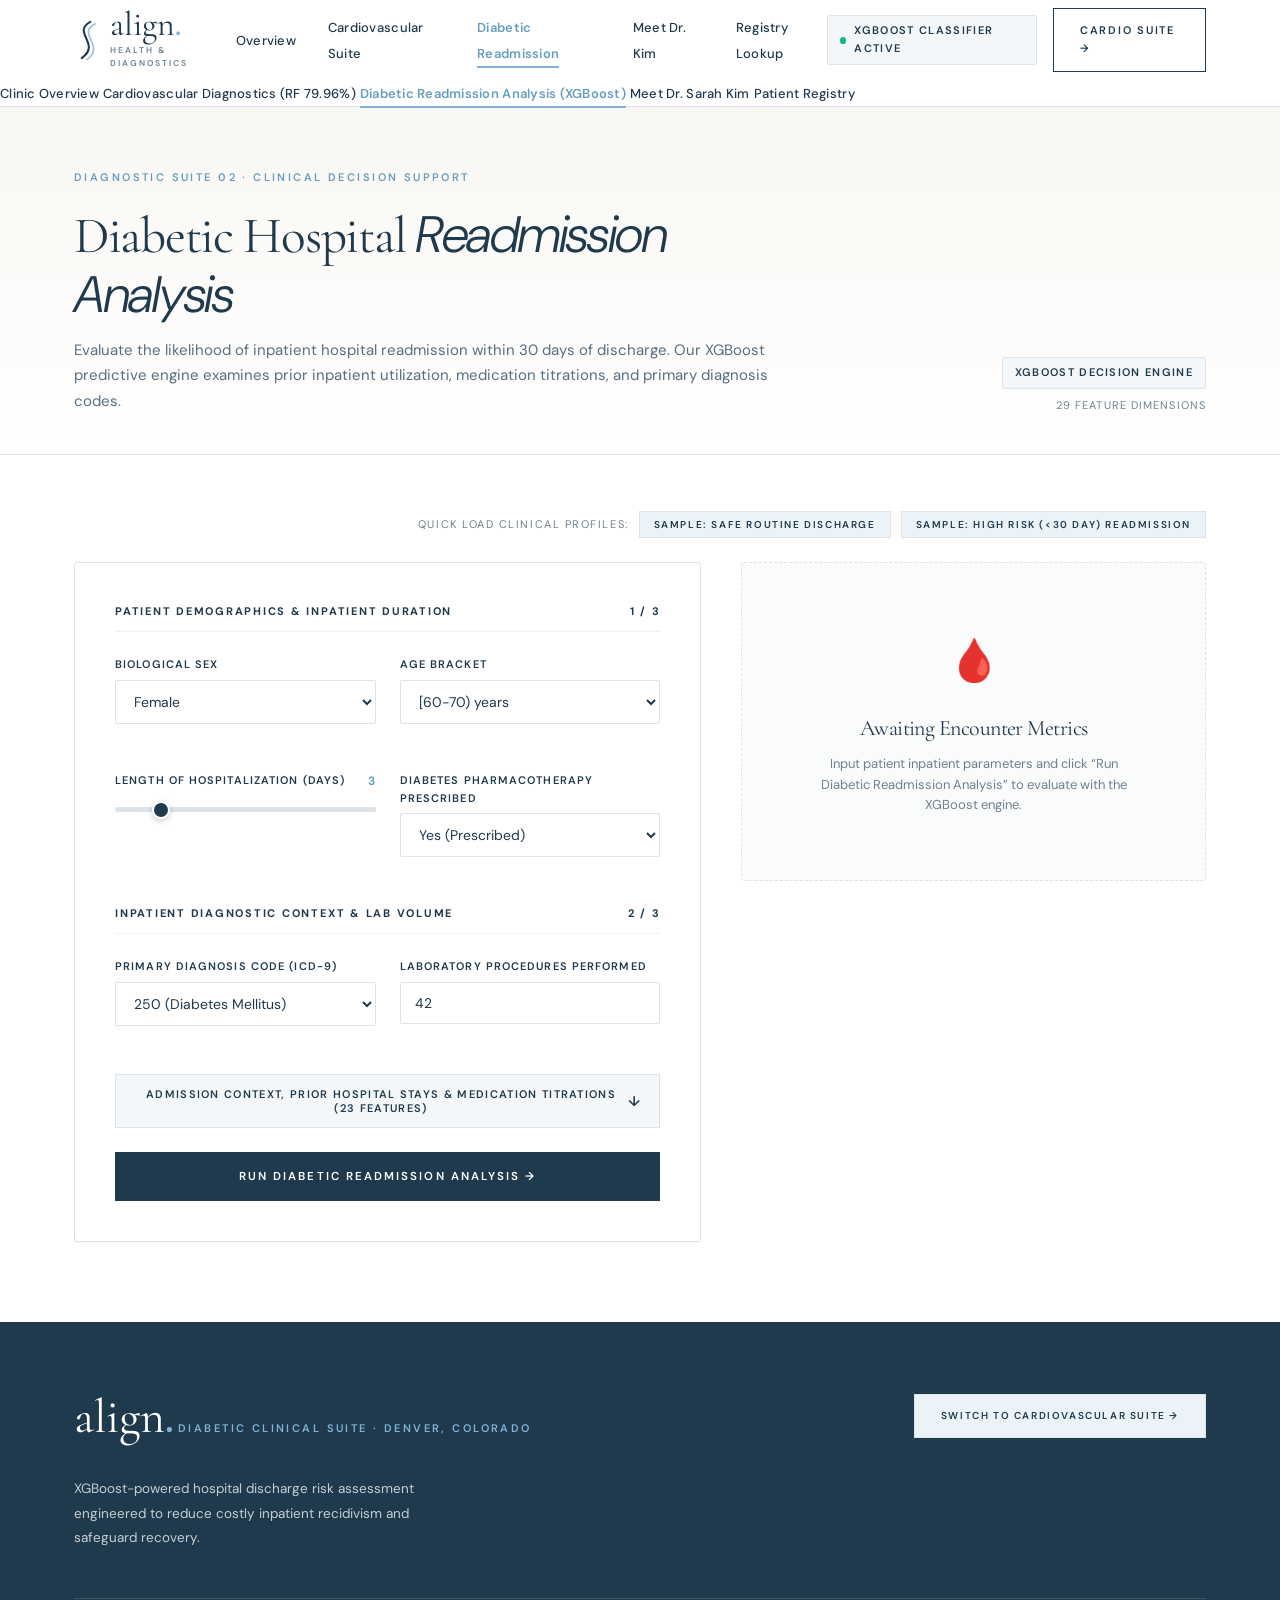
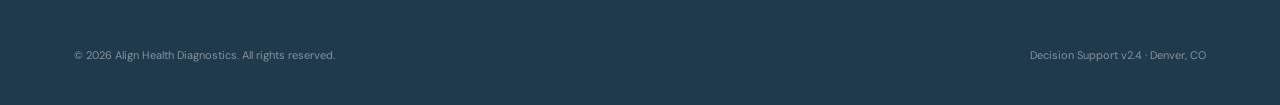
<file: frontend/diabetes.html>
<!DOCTYPE html>
<html lang="en">
<head>
  <meta charset="UTF-8">
  <meta name="viewport" content="width=device-width, initial-scale=1.0">
  <title>Diabetic Readmission Analysis | Align Health</title>
  <meta name="description" content="Predictive inpatient 30-day readmission risk scoring powered by XGBoost gradient boosting decision engine.">
  <link rel="stylesheet" href="css/style.css">
  <link rel="icon" href="data:image/svg+xml,<svg xmlns=%22http://www.w3.org/2000/svg%22 viewBox=%220 0 100 100%22><text y=%22.9em%22 font-size=%2290%22>🩸</text></svg>">
</head>
<body>

  <!-- STICKY SITE HEADER -->
  <header class="site-header" id="siteHeader">
    <div class="align-container nav-rail">
      <a href="index.html" class="brand-wrap">
        <svg class="brand-icon" viewBox="0 0 25 42" fill="none">
          <path d="M17 2C-3 13 29 25 8 40" stroke="#1F3A4D" stroke-width="2.2" stroke-linecap="round"></path>
          <path d="M22 4C2 15 34 27 13 42" stroke="#7FB3D5" stroke-width="1.8" opacity=".8" stroke-linecap="round"></path>
        </svg>
        <div class="brand-text">
          <span class="brand-title">align<span class="brand-dot">.</span></span>
          <span class="brand-subtitle">Health &amp; Diagnostics</span>
        </div>
      </a>

      <nav>
        <ul class="nav-links">
          <li><a href="index.html" class="nav-link">Overview</a></li>
          <li><a href="heart.html" class="nav-link">Cardiovascular Suite</a></li>
          <li><a href="diabetes.html" class="nav-link active">Diabetic Readmission</a></li>
          <li><a href="index.html#clinical-director" class="nav-link">Meet Dr. Kim</a></li>
          <li><a href="index.html#patient-registry" class="nav-link">Registry Lookup</a></li>
        </ul>
      </nav>

      <div class="nav-actions">
        <span class="badge-status">
          <span class="pulse-dot"></span>
          <span>XGBoost Classifier Active</span>
        </span>
        <a href="heart.html" class="btn btn-outline">Cardio Suite &rarr;</a>
        <button class="mobile-nav-toggle" id="mobileNavToggle" aria-label="Toggle navigation menu">
          <span></span>
          <span></span>
          <span></span>
        </button>
      </div>
    </div>

    <!-- Mobile Menu Drawer -->
    <div class="mobile-menu-drawer" id="mobileMenuDrawer">
      <a href="index.html" class="nav-link">Clinic Overview</a>
      <a href="heart.html" class="nav-link">Cardiovascular Diagnostics (RF 79.96%)</a>
      <a href="diabetes.html" class="nav-link active">Diabetic Readmission Analysis (XGBoost)</a>
      <a href="index.html#clinical-director" class="nav-link">Meet Dr. Sarah Kim</a>
      <a href="index.html#patient-registry" class="nav-link">Patient Registry</a>
    </div>
  </header>

  <!-- SUB-HERO BANNER -->
  <section class="sub-hero">
    <div class="align-container">
      <div class="sub-hero-grid">
        <div class="sub-hero-content">
          <span class="eyebrow">Diagnostic Suite 02 &middot; Clinical Decision Support</span>
          <h1 class="sub-hero-title">Diabetic Hospital <span class="italic font-light">Readmission Analysis</span></h1>
          <p class="sub-hero-desc">
            Evaluate the likelihood of inpatient hospital readmission within 30 days of discharge. Our XGBoost predictive engine examines prior inpatient utilization, medication titrations, and primary diagnosis codes.
          </p>
        </div>
        <div class="sub-hero-meta">
          <span class="badge-status">XGBoost Decision Engine</span>
          <span style="font-size: 11px; color: var(--muted-foreground); text-transform: uppercase; letter-spacing: 0.1em;">29 Feature Dimensions</span>
        </div>
      </div>
    </div>
  </section>

  <!-- DIAGNOSTIC EVALUATION WORKSPACE -->
  <main class="diagnostic-container">
    <div class="align-container">
      
      <!-- Preset Demo Buttons -->
      <div style="display: flex; justify-content: flex-end; gap: 10px; margin-bottom: 1.5rem; flex-wrap: wrap;">
        <span style="font-size: 11px; text-transform: uppercase; letter-spacing: 0.14em; color: var(--muted-foreground); align-self: center;">Quick Load Clinical Profiles:</span>
        <button type="button" class="btn btn-sky" style="padding: 6px 14px; font-size: 10px;" onclick="loadPresetDiabetes('routine')">
          Sample: Safe Routine Discharge
        </button>
        <button type="button" class="btn btn-sky" style="padding: 6px 14px; font-size: 10px;" onclick="loadPresetDiabetes('rapid')">
          Sample: High Risk (&lt;30 Day) Readmission
        </button>
      </div>

      <div class="diagnostic-layout">
        
        <!-- FORM WORKSPACE -->
        <div class="form-card">
          <form id="diabetesForm" onsubmit="handleDiabetesSubmit(event)">
            
            <!-- SECTION 1: DEMOGRAPHICS & HOSPITALIZATION -->
            <div class="form-group-title">
              <span>Patient Demographics &amp; Inpatient Duration</span>
              <span>1 / 3</span>
            </div>

            <div class="form-grid-2">
              <div class="form-control-wrap">
                <label class="form-label" for="diabGender">Biological Sex</label>
                <select class="form-select" id="diabGender" required>
                  <option value="Female" selected>Female</option>
                  <option value="Male">Male</option>
                </select>
              </div>

              <div class="form-control-wrap">
                <label class="form-label" for="diabAge">Age Bracket</label>
                <select class="form-select" id="diabAge" required>
                  <option value="[0-10)">[0-10) years</option>
                  <option value="[10-20)">[10-20) years</option>
                  <option value="[20-30)">[20-30) years</option>
                  <option value="[30-40)">[30-40) years</option>
                  <option value="[40-50)">[40-50) years</option>
                  <option value="[50-60)">[50-60) years</option>
                  <option value="[60-70)" selected>[60-70) years</option>
                  <option value="[70-80)">[70-80) years</option>
                  <option value="[80-90)">[80-90) years</option>
                  <option value="[90-100)">[90-100) years</option>
                </select>
              </div>
            </div>

            <div class="form-grid-2">
              <div class="form-control-wrap">
                <label class="form-label" for="diabHospitalDays">
                  <span>Length of Hospitalization (Days)</span>
                  <span class="form-value-badge" id="diabHospitalDaysVal">3</span>
                </label>
                <input type="range" class="form-range" id="diabHospitalDays" min="1" max="14" value="3" oninput="updateRangeVal('diabHospitalDays', 'diabHospitalDaysVal')">
              </div>

              <div class="form-control-wrap">
                <label class="form-label" for="diabMed">Diabetes Pharmacotherapy Prescribed</label>
                <select class="form-select" id="diabMed" required>
                  <option value="Yes" selected>Yes (Prescribed)</option>
                  <option value="No">No (Not Prescribed)</option>
                </select>
              </div>
            </div>

            <!-- SECTION 2: PROCEDURES & PRIMARY DIAGNOSIS -->
            <div class="form-group-title" style="margin-top: 1.5rem;">
              <span>Inpatient Diagnostic Context &amp; Lab Volume</span>
              <span>2 / 3</span>
            </div>

            <div class="form-grid-2">
              <div class="form-control-wrap">
                <label class="form-label" for="diabDiag1">Primary Diagnosis Code (ICD-9)</label>
                <select class="form-select" id="diabDiag1">
                  <option value="250" selected>250 (Diabetes Mellitus)</option>
                  <option value="414">414 (Coronary Atherosclerosis)</option>
                  <option value="428">428 (Congestive Heart Failure)</option>
                  <option value="486">486 (Pneumonia)</option>
                  <option value="427">427 (Cardiac Dysrhythmias)</option>
                  <option value="786">786 (Respiratory Abnormalities)</option>
                  <option value="401">401 (Essential Hypertension)</option>
                </select>
              </div>

              <div class="form-control-wrap">
                <label class="form-label" for="diabLabProcedures">Laboratory Procedures Performed</label>
                <input type="number" class="form-input" id="diabLabProcedures" min="1" max="130" value="42" required>
              </div>
            </div>

            <!-- SECTION 3: COLLAPSIBLE ADVANCED FEATURES -->
            <button type="button" class="collapsible-trigger" id="diabAdvancedTrigger" onclick="toggleAdvancedDiabetes()">
              <span>Admission Context, Prior Hospital Stays &amp; Medication Titrations (23 Features)</span>
              <span class="chevron">&darr;</span>
            </button>

            <div class="collapsible-content" id="diabAdvancedContent">
              
              <div class="form-grid-2">
                <div class="form-control-wrap">
                  <label class="form-label" for="diabRace">Ethnicity / Demographic Group</label>
                  <select class="form-select" id="diabRace">
                    <option value="Caucasian" selected>Caucasian</option>
                    <option value="AfricanAmerican">African American</option>
                    <option value="Asian">Asian</option>
                    <option value="Other">Other</option>
                  </select>
                </div>

                <div class="form-control-wrap">
                  <label class="form-label" for="diabAdmissionType">Admission Type</label>
                  <select class="form-select" id="diabAdmissionType">
                    <option value="1" selected>1 - Emergency</option>
                    <option value="2">2 - Urgent</option>
                    <option value="3">3 - Elective</option>
                    <option value="4">4 - Newborn</option>
                    <option value="5">5 - Trauma Center</option>
                  </select>
                </div>
              </div>

              <div class="form-grid-2">
                <div class="form-control-wrap">
                  <label class="form-label" for="diabAdmissionSrc">Admission Source ID</label>
                  <select class="form-select" id="diabAdmissionSrc">
                    <option value="7" selected>7 - Emergency Room</option>
                    <option value="1">1 - Physician Referral</option>
                    <option value="4">4 - Transfer from Hospital</option>
                    <option value="6">6 - Transfer from Facility</option>
                    <option value="17">17 - Readmission</option>
                  </select>
                </div>

                <div class="form-control-wrap">
                  <label class="form-label" for="diabDischargeDisp">Discharge Disposition</label>
                  <select class="form-select" id="diabDischargeDisp">
                    <option value="1" selected>1 - Discharged to Home</option>
                    <option value="3">3 - Skilled Nursing Facility (SNF)</option>
                    <option value="6">6 - Home Health Service</option>
                    <option value="2">2 - Short-term General Hospital</option>
                    <option value="4">4 - Intermediate Care Facility (ICF)</option>
                  </select>
                </div>
              </div>

              <div class="form-grid-2">
                <div class="form-control-wrap">
                  <label class="form-label" for="diabOutpatient">Prior Year Outpatient Visits</label>
                  <input type="number" class="form-input" id="diabOutpatient" min="0" max="40" value="0">
                </div>

                <div class="form-control-wrap">
                  <label class="form-label" for="diabEmergency">Prior Year Emergency Visits</label>
                  <input type="number" class="form-input" id="diabEmergency" min="0" max="40" value="0">
                </div>
              </div>

              <div class="form-grid-2">
                <div class="form-control-wrap">
                  <label class="form-label" for="diabInpatient">Prior Year Inpatient Admissions</label>
                  <input type="number" class="form-input" id="diabInpatient" min="0" max="30" value="0">
                </div>

                <div class="form-control-wrap">
                  <label class="form-label" for="diabProcedures">Number of Inpatient Procedures</label>
                  <input type="number" class="form-input" id="diabProcedures" min="0" max="6" value="1">
                </div>
              </div>

              <div class="form-grid-2">
                <div class="form-control-wrap">
                  <label class="form-label" for="diabMedications">Distinct Medications Administered</label>
                  <input type="number" class="form-input" id="diabMedications" min="1" max="100" value="16">
                </div>

                <div class="form-control-wrap">
                  <label class="form-label" for="diabDiagnoses">Total Diagnoses Recorded</label>
                  <input type="number" class="form-input" id="diabDiagnoses" min="3" max="16" value="7">
                </div>
              </div>

              <div class="form-grid-2">
                <div class="form-control-wrap">
                  <label class="form-label" for="diabDiag2">Secondary Diagnosis (ICD-9)</label>
                  <select class="form-select" id="diabDiag2">
                    <option value="250" selected>250 (Diabetes Mellitus)</option>
                    <option value="401">401 (Hypertension)</option>
                    <option value="428">428 (Heart Failure)</option>
                    <option value="272">272 (Disorders of Lipoid Metabolism)</option>
                  </select>
                </div>

                <div class="form-control-wrap">
                  <label class="form-label" for="diabDiag3">Tertiary Diagnosis (ICD-9)</label>
                  <select class="form-select" id="diabDiag3">
                    <option value="250" selected>250 (Diabetes Mellitus)</option>
                    <option value="401">401 (Hypertension)</option>
                    <option value="428">428 (Heart Failure)</option>
                    <option value="272">272 (Hyperlipidemia)</option>
                  </select>
                </div>
              </div>

              <div class="form-group-title" style="margin-top: 1.5rem;">
                <span>Specific Antidiabetic Medication Titrations</span>
              </div>

              <div class="form-grid-2">
                <div class="form-control-wrap">
                  <label class="form-label" for="diabMetformin">Metformin Titration</label>
                  <select class="form-select" id="diabMetformin">
                    <option value="No" selected>No (Not Prescribed)</option>
                    <option value="Steady">Steady Dose</option>
                    <option value="Up">Up (Dose Increased)</option>
                    <option value="Down">Down (Dose Decreased)</option>
                  </select>
                </div>

                <div class="form-control-wrap">
                  <label class="form-label" for="diabGlipizide">Glipizide Dosing</label>
                  <select class="form-select" id="diabGlipizide">
                    <option value="No" selected>No</option>
                    <option value="Steady">Steady</option>
                    <option value="Up">Up</option>
                    <option value="Down">Down</option>
                  </select>
                </div>
              </div>

              <div class="form-grid-2">
                <div class="form-control-wrap">
                  <label class="form-label" for="diabGlyburide">Glyburide Dosing</label>
                  <select class="form-select" id="diabGlyburide">
                    <option value="No" selected>No</option>
                    <option value="Steady">Steady</option>
                    <option value="Up">Up</option>
                    <option value="Down">Down</option>
                  </select>
                </div>

                <div class="form-control-wrap">
                  <label class="form-label" for="diabGlimepiride">Glimepiride Dosing</label>
                  <select class="form-select" id="diabGlimepiride">
                    <option value="No" selected>No</option>
                    <option value="Steady">Steady</option>
                    <option value="Up">Up</option>
                    <option value="Down">Down</option>
                  </select>
                </div>
              </div>

              <div class="form-grid-2">
                <div class="form-control-wrap">
                  <label class="form-label" for="diabPioglitazone">Pioglitazone</label>
                  <select class="form-select" id="diabPioglitazone">
                    <option value="No" selected>No</option>
                    <option value="Steady">Steady</option>
                    <option value="Up">Up</option>
                    <option value="Down">Down</option>
                  </select>
                </div>

                <div class="form-control-wrap">
                  <label class="form-label" for="diabRosiglitazone">Rosiglitazone</label>
                  <select class="form-select" id="diabRosiglitazone">
                    <option value="No" selected>No</option>
                    <option value="Steady">Steady</option>
                    <option value="Up">Up</option>
                    <option value="Down">Down</option>
                  </select>
                </div>
              </div>

            </div>

            <!-- SUBMIT BUTTON -->
            <button type="submit" class="btn-submit-eval" id="diabetesSubmitBtn">
              <span class="spinner" id="diabetesSpinner"></span>
              <span id="diabetesBtnText">Run Diabetic Readmission Analysis &rarr;</span>
            </button>
          </form>
        </div>

        <!-- RESULTS STICKY PANEL -->
        <aside class="results-panel">
          
          <!-- INITIAL PLACEHOLDER STATE -->
          <div class="result-placeholder" id="diabetesPlaceholder">
            <div class="placeholder-icon">🩸</div>
            <h3 class="placeholder-title">Awaiting Encounter Metrics</h3>
            <p class="placeholder-desc">
              Input patient inpatient parameters and click &ldquo;Run Diabetic Readmission Analysis&rdquo; to evaluate with the XGBoost engine.
            </p>
          </div>

          <!-- EVALUATED RESULT CARD (HIDDEN INITIALLY) -->
          <div class="result-card fade-in" id="diabetesResultCard" style="display: none;">
            <p class="result-eyebrow">Predictive Analytics Result</p>
            <h3 class="result-status-title" id="diabStatusTitle">Low Risk: Routine Discharge</h3>

            <!-- METER 1: RAPID <30 DAYS -->
            <div class="meter-wrap">
              <div class="meter-header">
                <span style="color: var(--danger);">Rapid 30-Day Readmission (&lt;30 days)</span>
                <strong id="diabProbLess30Text">0.0%</strong>
              </div>
              <div class="meter-track">
                <div class="meter-fill danger" id="diabMeterLess30"></div>
              </div>
            </div>

            <!-- METER 2: LATE >30 DAYS -->
            <div class="meter-wrap">
              <div class="meter-header">
                <span style="color: var(--warning);">Late Readmission Risk (&gt;30 days)</span>
                <strong id="diabProbMore30Text">0.0%</strong>
              </div>
              <div class="meter-track">
                <div class="meter-fill warning" id="diabMeterMore30"></div>
              </div>
            </div>

            <!-- METER 3: SAFE DISCHARGE -->
            <div class="meter-wrap">
              <div class="meter-header">
                <span style="color: var(--success);">Safe Discharge Probability (No Readmission)</span>
                <strong id="diabProbNoText">0.0%</strong>
              </div>
              <div class="meter-track">
                <div class="meter-fill success" id="diabMeterNo"></div>
              </div>
            </div>

            <p class="result-desc" id="diabClinicalDesc"></p>

            <div class="recommendations-box">
              <h4 class="recs-title">Discharge Care Protocol Recommendations</h4>
              <div id="diabRecsList"></div>
            </div>
          </div>
        </aside>

      </div>
    </div>
  </main>

  <!-- RICH NAVY FOOTER -->
  <footer class="site-footer">
    <div class="align-container">
      <div class="footer-top">
        <div>
          <span class="footer-brand-title">align<span style="color: var(--sky);">.</span></span>
          <p class="eyebrow" style="color: var(--sky); margin-top: 6px;">Diabetic Clinical Suite &middot; Denver, Colorado</p>
          <p class="footer-desc">
            XGBoost-powered hospital discharge risk assessment engineered to reduce costly inpatient recidivism and safeguard recovery.
          </p>
        </div>
        <div>
          <a href="heart.html" class="btn btn-sky" style="font-size: 10px;">Switch to Cardiovascular Suite &rarr;</a>
        </div>
      </div>
      <div class="footer-bottom">
        <span>&copy; 2026 Align Health Diagnostics. All rights reserved.</span>
        <span>Decision Support v2.4 &middot; Denver, CO</span>
      </div>
    </div>
  </footer>

  <div class="toast-container" id="toastContainer"></div>

  <script src="js/main.js"></script>
  <script src="js/diabetes.js"></script>
</body>
</html>
</file>
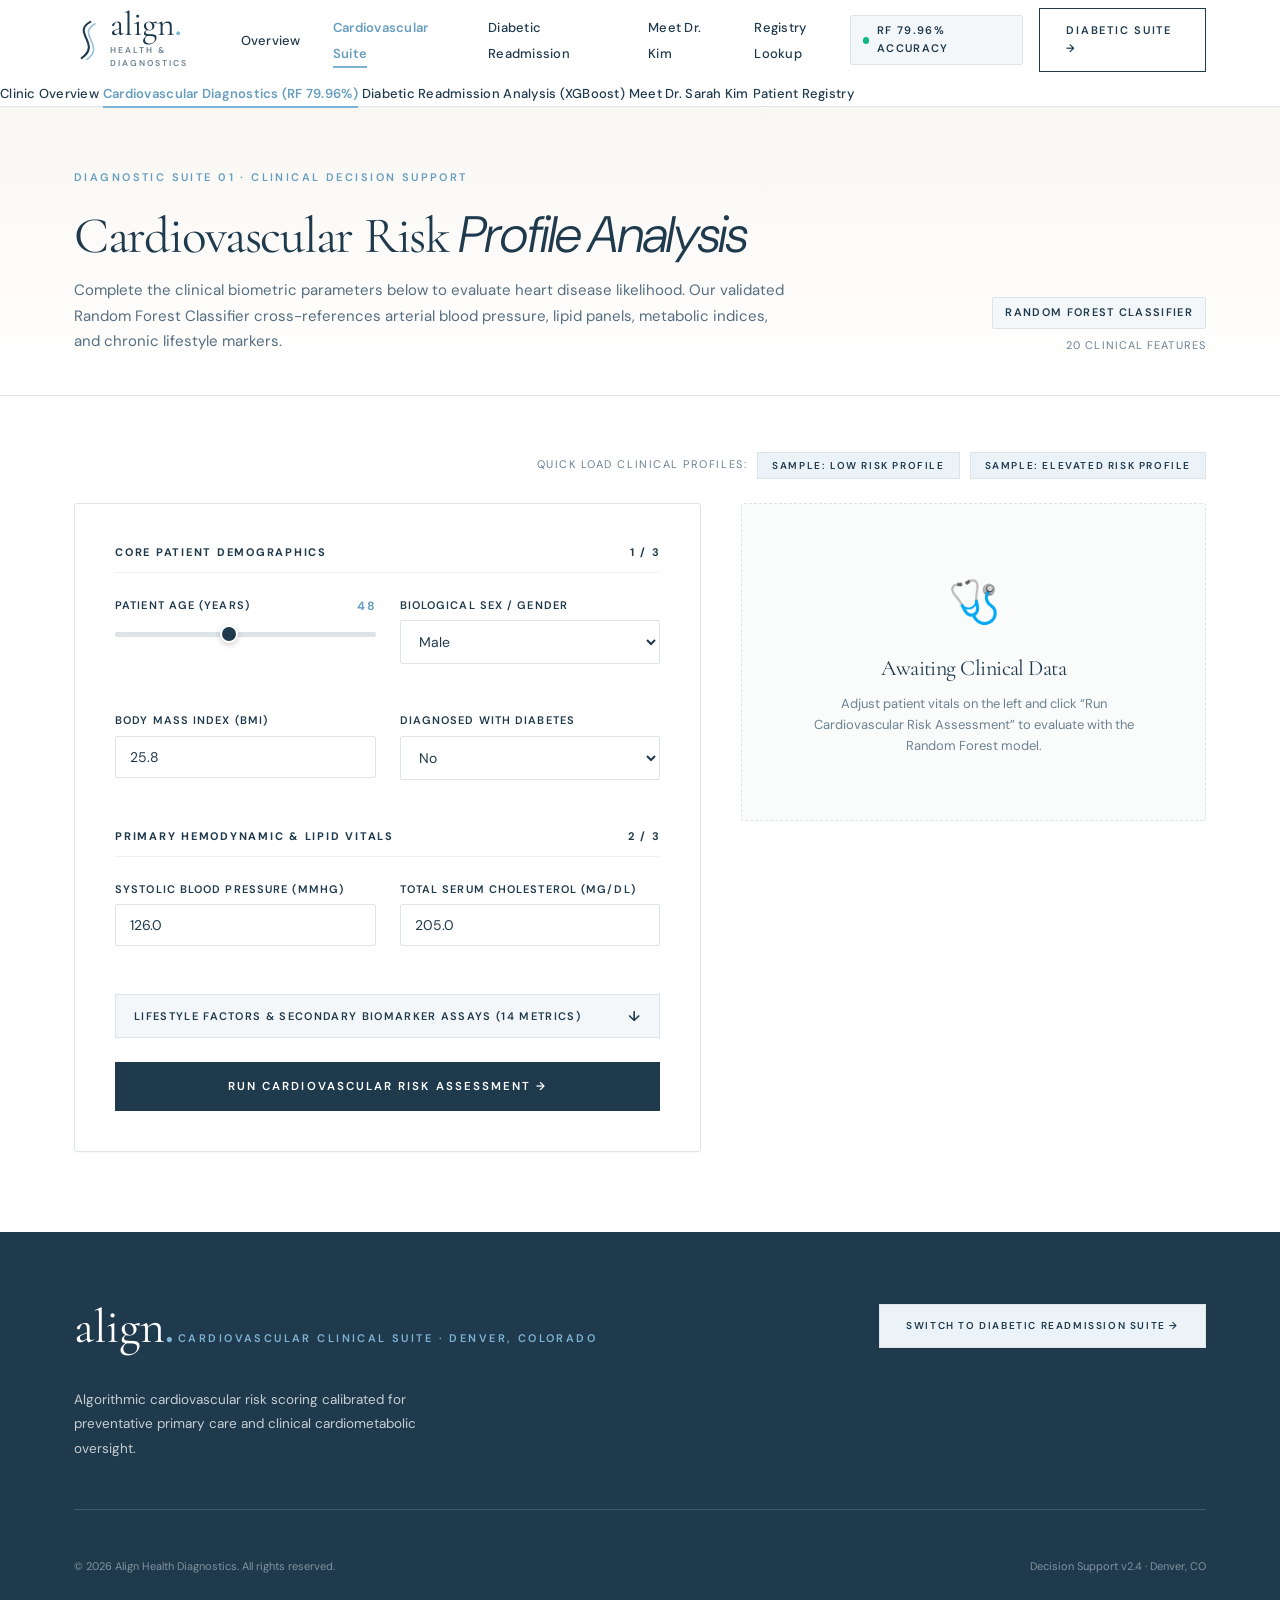
<file: frontend/heart.html>
<!DOCTYPE html>
<html lang="en">
<head>
  <meta charset="UTF-8">
  <meta name="viewport" content="width=device-width, initial-scale=1.0">
  <title>Cardiovascular Diagnostics | Align Health</title>
  <meta name="description" content="Cardiovascular risk factor prediction powered by clinically-calibrated Random Forest machine learning models.">
  <link rel="stylesheet" href="css/style.css">
  <link rel="icon" href="data:image/svg+xml,<svg xmlns=%22http://www.w3.org/2000/svg%22 viewBox=%220 0 100 100%22><text y=%22.9em%22 font-size=%2290%22>❤️</text></svg>">
</head>
<body>

  <!-- STICKY SITE HEADER -->
  <header class="site-header" id="siteHeader">
    <div class="align-container nav-rail">
      <a href="index.html" class="brand-wrap">
        <svg class="brand-icon" viewBox="0 0 25 42" fill="none">
          <path d="M17 2C-3 13 29 25 8 40" stroke="#1F3A4D" stroke-width="2.2" stroke-linecap="round"></path>
          <path d="M22 4C2 15 34 27 13 42" stroke="#7FB3D5" stroke-width="1.8" opacity=".8" stroke-linecap="round"></path>
        </svg>
        <div class="brand-text">
          <span class="brand-title">align<span class="brand-dot">.</span></span>
          <span class="brand-subtitle">Health &amp; Diagnostics</span>
        </div>
      </a>

      <nav>
        <ul class="nav-links">
          <li><a href="index.html" class="nav-link">Overview</a></li>
          <li><a href="heart.html" class="nav-link active">Cardiovascular Suite</a></li>
          <li><a href="diabetes.html" class="nav-link">Diabetic Readmission</a></li>
          <li><a href="index.html#clinical-director" class="nav-link">Meet Dr. Kim</a></li>
          <li><a href="index.html#patient-registry" class="nav-link">Registry Lookup</a></li>
        </ul>
      </nav>

      <div class="nav-actions">
        <span class="badge-status">
          <span class="pulse-dot"></span>
          <span>RF 79.96% Accuracy</span>
        </span>
        <a href="diabetes.html" class="btn btn-outline">Diabetic Suite &rarr;</a>
        <button class="mobile-nav-toggle" id="mobileNavToggle" aria-label="Toggle navigation menu">
          <span></span>
          <span></span>
          <span></span>
        </button>
      </div>
    </div>

    <!-- Mobile Menu Drawer -->
    <div class="mobile-menu-drawer" id="mobileMenuDrawer">
      <a href="index.html" class="nav-link">Clinic Overview</a>
      <a href="heart.html" class="nav-link active">Cardiovascular Diagnostics (RF 79.96%)</a>
      <a href="diabetes.html" class="nav-link">Diabetic Readmission Analysis (XGBoost)</a>
      <a href="index.html#clinical-director" class="nav-link">Meet Dr. Sarah Kim</a>
      <a href="index.html#patient-registry" class="nav-link">Patient Registry</a>
    </div>
  </header>

  <!-- SUB-HERO BANNER -->
  <section class="sub-hero">
    <div class="align-container">
      <div class="sub-hero-grid">
        <div class="sub-hero-content">
          <span class="eyebrow">Diagnostic Suite 01 &middot; Clinical Decision Support</span>
          <h1 class="sub-hero-title">Cardiovascular Risk <span class="italic font-light">Profile Analysis</span></h1>
          <p class="sub-hero-desc">
            Complete the clinical biometric parameters below to evaluate heart disease likelihood. Our validated Random Forest Classifier cross-references arterial blood pressure, lipid panels, metabolic indices, and chronic lifestyle markers.
          </p>
        </div>
        <div class="sub-hero-meta">
          <span class="badge-status">Random Forest Classifier</span>
          <span style="font-size: 11px; color: var(--muted-foreground); text-transform: uppercase; letter-spacing: 0.1em;">20 Clinical Features</span>
        </div>
      </div>
    </div>
  </section>

  <!-- DIAGNOSTIC EVALUATION WORKSPACE -->
  <main class="diagnostic-container">
    <div class="align-container">
      
      <!-- Preset Demo Buttons -->
      <div style="display: flex; justify-content: flex-end; gap: 10px; margin-bottom: 1.5rem; flex-wrap: wrap;">
        <span style="font-size: 11px; text-transform: uppercase; letter-spacing: 0.14em; color: var(--muted-foreground); align-self: center;">Quick Load Clinical Profiles:</span>
        <button type="button" class="btn btn-sky" style="padding: 6px 14px; font-size: 10px;" onclick="loadPresetHeart('healthy')">
          Sample: Low Risk Profile
        </button>
        <button type="button" class="btn btn-sky" style="padding: 6px 14px; font-size: 10px;" onclick="loadPresetHeart('elevated')">
          Sample: Elevated Risk Profile
        </button>
      </div>

      <div class="diagnostic-layout">
        
        <!-- FORM WORKSPACE -->
        <div class="form-card">
          <form id="heartForm" onsubmit="handleHeartSubmit(event)">
            
            <!-- SECTION 1: CORE DEMOGRAPHICS -->
            <div class="form-group-title">
              <span>Core Patient Demographics</span>
              <span>1 / 3</span>
            </div>

            <div class="form-grid-2">
              <div class="form-control-wrap">
                <label class="form-label" for="heartAge">
                  <span>Patient Age (Years)</span>
                  <span class="form-value-badge" id="heartAgeVal">48</span>
                </label>
                <input type="range" class="form-range" id="heartAge" min="1" max="110" value="48" oninput="updateRangeVal('heartAge', 'heartAgeVal')">
              </div>

              <div class="form-control-wrap">
                <label class="form-label" for="heartGender">Biological Sex / Gender</label>
                <select class="form-select" id="heartGender" required>
                  <option value="Male" selected>Male</option>
                  <option value="Female">Female</option>
                </select>
              </div>
            </div>

            <div class="form-grid-2">
              <div class="form-control-wrap">
                <label class="form-label" for="heartBmi">Body Mass Index (BMI)</label>
                <input type="number" class="form-input" id="heartBmi" min="10.0" max="65.0" step="0.1" value="25.8" required>
              </div>

              <div class="form-control-wrap">
                <label class="form-label" for="heartDiabetes">Diagnosed with Diabetes</label>
                <select class="form-select" id="heartDiabetes" required>
                  <option value="No" selected>No</option>
                  <option value="Yes">Yes</option>
                </select>
              </div>
            </div>

            <!-- SECTION 2: PRIMARY HEMODYNAMIC VITALS -->
            <div class="form-group-title" style="margin-top: 1.5rem;">
              <span>Primary Hemodynamic &amp; Lipid Vitals</span>
              <span>2 / 3</span>
            </div>

            <div class="form-grid-2">
              <div class="form-control-wrap">
                <label class="form-label" for="heartBp">Systolic Blood Pressure (mmHg)</label>
                <input type="number" class="form-input" id="heartBp" min="70.0" max="250.0" step="1.0" value="126.0" required>
              </div>

              <div class="form-control-wrap">
                <label class="form-label" for="heartChol">Total Serum Cholesterol (mg/dL)</label>
                <input type="number" class="form-input" id="heartChol" min="80.0" max="500.0" step="1.0" value="205.0" required>
              </div>
            </div>

            <!-- SECTION 3: COLLAPSIBLE ADVANCED BIOMARKERS -->
            <button type="button" class="collapsible-trigger" id="heartAdvancedTrigger" onclick="toggleAdvancedHeart()">
              <span>Lifestyle Factors &amp; Secondary Biomarker Assays (14 Metrics)</span>
              <span class="chevron">&darr;</span>
            </button>

            <div class="collapsible-content" id="heartAdvancedContent">
              <div class="form-grid-2">
                <div class="form-control-wrap">
                  <label class="form-label" for="heartSleep">
                    <span>Average Nightly Sleep (Hours)</span>
                    <span class="form-value-badge" id="heartSleepVal">7.0</span>
                  </label>
                  <input type="range" class="form-range" id="heartSleep" min="2.0" max="14.0" step="0.5" value="7.0" oninput="updateRangeVal('heartSleep', 'heartSleepVal')">
                </div>

                <div class="form-control-wrap">
                  <label class="form-label" for="heartExercise">Physical Exercise Habits</label>
                  <select class="form-select" id="heartExercise">
                    <option value="Low">Low (&lt;60 min/wk)</option>
                    <option value="Medium" selected>Medium (60-150 min/wk)</option>
                    <option value="High">High (&gt;150 min/wk)</option>
                  </select>
                </div>
              </div>

              <div class="form-grid-2">
                <div class="form-control-wrap">
                  <label class="form-label" for="heartSmoking">Active Tobacco Smoking</label>
                  <select class="form-select" id="heartSmoking">
                    <option value="No" selected>No</option>
                    <option value="Yes">Yes</option>
                  </select>
                </div>

                <div class="form-control-wrap">
                  <label class="form-label" for="heartAlcohol">Alcohol Consumption</label>
                  <select class="form-select" id="heartAlcohol">
                    <option value="0">None / Minimal</option>
                    <option value="Low" selected>Low</option>
                    <option value="Medium">Medium</option>
                    <option value="High">High</option>
                  </select>
                </div>
              </div>

              <div class="form-grid-2">
                <div class="form-control-wrap">
                  <label class="form-label" for="heartStress">Self-Reported Stress Level</label>
                  <select class="form-select" id="heartStress">
                    <option value="Low">Low</option>
                    <option value="Medium" selected>Medium</option>
                    <option value="High">High</option>
                  </select>
                </div>

                <div class="form-control-wrap">
                  <label class="form-label" for="heartSugar">Refined Sugar Intake</label>
                  <select class="form-select" id="heartSugar">
                    <option value="Low">Low</option>
                    <option value="Medium" selected>Medium</option>
                    <option value="High">High</option>
                  </select>
                </div>
              </div>

              <div class="form-grid-2">
                <div class="form-control-wrap">
                  <label class="form-label" for="heartTrig">Serum Triglycerides (mg/dL)</label>
                  <input type="number" class="form-input" id="heartTrig" min="40" max="600" value="150">
                </div>

                <div class="form-control-wrap">
                  <label class="form-label" for="heartFbs">Fasting Blood Sugar (mg/dL)</label>
                  <input type="number" class="form-input" id="heartFbs" min="40" max="300" value="96">
                </div>
              </div>

              <div class="form-grid-2">
                <div class="form-control-wrap">
                  <label class="form-label" for="heartCrp">C-Reactive Protein (CRP) (mg/L)</label>
                  <input type="number" class="form-input" id="heartCrp" min="0.0" max="30.0" step="0.1" value="1.4">
                </div>

                <div class="form-control-wrap">
                  <label class="form-label" for="heartHomo">Homocysteine Level (&micro;mol/L)</label>
                  <input type="number" class="form-input" id="heartHomo" min="2.0" max="60.0" step="0.1" value="10.2">
                </div>
              </div>

              <div class="form-grid-2">
                <div class="form-control-wrap">
                  <label class="form-label" for="heartFamily">Family History of CVD</label>
                  <select class="form-select" id="heartFamily">
                    <option value="No" selected>No</option>
                    <option value="Yes">Yes</option>
                  </select>
                </div>

                <div class="form-control-wrap">
                  <label class="form-label" for="heartHbp">Hypertension Diagnosis History</label>
                  <select class="form-select" id="heartHbp">
                    <option value="No" selected>No</option>
                    <option value="Yes">Yes</option>
                  </select>
                </div>
              </div>

              <div class="form-grid-2">
                <div class="form-control-wrap">
                  <label class="form-label" for="heartHdl">Suboptimal Low HDL Cholesterol</label>
                  <select class="form-select" id="heartHdl">
                    <option value="No" selected>No</option>
                    <option value="Yes">Yes</option>
                  </select>
                </div>

                <div class="form-control-wrap">
                  <label class="form-label" for="heartLdl">Elevated High LDL Cholesterol</label>
                  <select class="form-select" id="heartLdl">
                    <option value="No" selected>No</option>
                    <option value="Yes">Yes</option>
                  </select>
                </div>
              </div>
            </div>

            <!-- SUBMIT BUTTON -->
            <button type="submit" class="btn-submit-eval" id="heartSubmitBtn">
              <span class="spinner" id="heartSpinner"></span>
              <span id="heartBtnText">Run Cardiovascular Risk Assessment &rarr;</span>
            </button>
          </form>
        </div>

        <!-- RESULTS STICKY PANEL -->
        <aside class="results-panel">
          
          <!-- INITIAL PLACEHOLDER STATE -->
          <div class="result-placeholder" id="heartPlaceholder">
            <div class="placeholder-icon">🩺</div>
            <h3 class="placeholder-title">Awaiting Clinical Data</h3>
            <p class="placeholder-desc">
              Adjust patient vitals on the left and click &ldquo;Run Cardiovascular Risk Assessment&rdquo; to evaluate with the Random Forest model.
            </p>
          </div>

          <!-- EVALUATED RESULT CARD (HIDDEN INITIALLY) -->
          <div class="result-card fade-in" id="heartResultCard" style="display: none;">
            <p class="result-eyebrow">Diagnostic Assessment Result</p>
            <h3 class="result-status-title" id="heartStatusTitle">Normal Cardiovascular Risk Profile</h3>

            <div class="meter-wrap">
              <div class="meter-header">
                <span>Cardiovascular Risk Factor Probability</span>
                <strong id="heartProbText">0.0%</strong>
              </div>
              <div class="meter-track">
                <div class="meter-fill" id="heartMeterFill"></div>
              </div>
            </div>

            <p class="result-desc" id="heartClinicalDesc"></p>

            <div class="recommendations-box">
              <h4 class="recs-title">Personalized Clinical Recommendations</h4>
              <div id="heartRecsList"></div>
            </div>
          </div>
        </aside>

      </div>
    </div>
  </main>

  <!-- RICH NAVY FOOTER -->
  <footer class="site-footer">
    <div class="align-container">
      <div class="footer-top">
        <div>
          <span class="footer-brand-title">align<span style="color: var(--sky);">.</span></span>
          <p class="eyebrow" style="color: var(--sky); margin-top: 6px;">Cardiovascular Clinical Suite &middot; Denver, Colorado</p>
          <p class="footer-desc">
            Algorithmic cardiovascular risk scoring calibrated for preventative primary care and clinical cardiometabolic oversight.
          </p>
        </div>
        <div>
          <a href="diabetes.html" class="btn btn-sky" style="font-size: 10px;">Switch to Diabetic Readmission Suite &rarr;</a>
        </div>
      </div>
      <div class="footer-bottom">
        <span>&copy; 2026 Align Health Diagnostics. All rights reserved.</span>
        <span>Decision Support v2.4 &middot; Denver, CO</span>
      </div>
    </div>
  </footer>

  <div class="toast-container" id="toastContainer"></div>

  <script src="js/main.js"></script>
  <script src="js/heart.js"></script>
</body>
</html>
</file>
<file: frontend/css/style.css>
/* ==========================================================================
   ALIGN HEALTH & CLINICAL DIAGNOSTICS - CORE DESIGN SYSTEM
   Editorial Luxury Aesthetic & Dynamic Interactive System
   ========================================================================== */

@import url('https://fonts.googleapis.com/css2?family=Cormorant+Garamond:ital,wght@0,300;0,400;0,500;0,600;0,700;1,300;1,400;1,500;1,600&family=DM+Sans:ital,opsz,wght@0,9..40,100..1000;1,9..40,100..1000&display=swap');

:root {
  /* Editorial Color Palette */
  --navy: #1F3A4D;
  --navy-dark: #152734;
  --navy-light: #2A4E67;
  --sky: #7FB3D5;
  --sky-hover: #679EBF;
  --sky-light: #EBF3F8;
  --sand: #EDE6DA;
  --sand-light: #F9F7F3;
  --sand-warm: #E4DCD0;
  --muted: #F4F7F9;
  --muted-dark: #E2E8F0;
  --muted-foreground: #6C8291;
  --border: #DCE4E8;
  --border-light: #EEF2F5;
  --white: #FFFFFF;

  /* Clinical Status Semantic Colors */
  --success: #10B981;
  --success-bg: #ECFDF5;
  --success-border: #A7F3D0;
  --danger: #EF4444;
  --danger-bg: #FEF2F2;
  --danger-border: #FECACA;
  --warning: #F59E0B;
  --warning-bg: #FFFBEB;
  --warning-border: #FDE68A;

  /* Typography */
  --font-serif: 'Cormorant Garamond', Georgia, serif;
  --font-sans: 'DM Sans', -apple-system, BlinkMacSystemFont, 'Segoe UI', Roboto, sans-serif;

  /* Shadows */
  --shadow-sm: 0 1px 2px rgba(31, 58, 77, 0.04);
  --shadow-md: 0 4px 14px -2px rgba(31, 58, 77, 0.07);
  --shadow-lg: 0 12px 28px -4px rgba(31, 58, 77, 0.1);
  --shadow-hover: 0 16px 36px -6px rgba(31, 58, 77, 0.14);

  /* Transitions */
  --transition-fast: 0.18s cubic-bezier(0.16, 1, 0.3, 1);
  --transition-normal: 0.28s cubic-bezier(0.16, 1, 0.3, 1);
  --transition-smooth: 0.45s cubic-bezier(0.16, 1, 0.3, 1);

  /* Container width */
  --container-max: 1180px;
}

/* Base Reset */
*, *::before, *::after {
  box-sizing: border-box;
  margin: 0;
  padding: 0;
}

html {
  scroll-behavior: smooth;
  font-size: 16px;
  -webkit-font-smoothing: antialiased;
  -moz-osx-font-smoothing: grayscale;
}

body {
  font-family: var(--font-sans);
  background-color: var(--white);
  color: var(--navy);
  line-height: 1.6;
  overflow-x: hidden;
  min-height: 100vh;
  display: flex;
  flex-direction: column;
}

/* Typography Defaults */
h1, h2, h3, h4, h5, h6, .display-serif {
  font-family: var(--font-serif);
  font-weight: 400;
  color: var(--navy);
  letter-spacing: -0.025em;
}

p, span, label, input, select, button, textarea {
  font-family: var(--font-sans);
}

.italic {
  font-style: italic;
}

.font-light {
  font-weight: 300;
}

a {
  color: inherit;
  text-decoration: none;
  transition: var(--transition-fast);
}

/* Global Container */
.align-container {
  max-width: var(--container-max);
  margin-left: auto;
  margin-right: auto;
  padding-left: 1.5rem;
  padding-right: 1.5rem;
}

/* ==========================================================================
   NAVIGATION BAR (Glassmorphism Sticky Rail)
   ========================================================================== */
.site-header {
  position: sticky;
  top: 0;
  left: 0;
  right: 0;
  z-index: 1000;
  background-color: rgba(255, 255, 255, 0.94);
  backdrop-filter: blur(14px);
  -webkit-backdrop-filter: blur(14px);
  border-bottom: 1px solid var(--border);
  transition: all 0.3s ease;
}

.site-header.scrolled {
  background-color: rgba(255, 255, 255, 0.98);
  box-shadow: 0 4px 20px rgba(31, 58, 77, 0.06);
}

.nav-rail {
  display: flex;
  justify-content: space-between;
  align-items: center;
  height: 80px;
}

.brand-wrap {
  display: flex;
  align-items: center;
  gap: 12px;
}

.brand-icon {
  width: 24px;
  height: 40px;
  flex-shrink: 0;
  transition: transform var(--transition-normal);
}

.brand-wrap:hover .brand-icon {
  transform: rotate(-3deg) scale(1.05);
}

.brand-text {
  display: flex;
  flex-direction: column;
}

.brand-title {
  font-family: var(--font-serif);
  font-size: 34px;
  font-weight: 400;
  line-height: 0.9;
  color: var(--navy);
}

.brand-dot {
  color: var(--sky);
}

.brand-subtitle {
  font-size: 8.5px;
  text-transform: uppercase;
  letter-spacing: 0.24em;
  color: var(--muted-foreground);
  font-weight: 600;
  margin-top: 3px;
}

.nav-links {
  display: flex;
  align-items: center;
  gap: 2rem;
  list-style: none;
}

.nav-link {
  font-size: 13px;
  font-weight: 500;
  color: var(--navy);
  letter-spacing: 0.02em;
  position: relative;
  padding: 6px 0;
}

.nav-link::after {
  content: '';
  position: absolute;
  bottom: 0;
  left: 0;
  width: 0%;
  height: 2px;
  background-color: var(--sky);
  transition: width var(--transition-normal);
}

.nav-link:hover::after,
.nav-link.active::after {
  width: 100%;
}

.nav-link.active {
  color: var(--sky-hover);
  font-weight: 600;
}

.nav-actions {
  display: flex;
  align-items: center;
  gap: 1rem;
}

.badge-status {
  display: inline-flex;
  align-items: center;
  gap: 8px;
  background-color: var(--muted);
  border: 1px solid var(--border);
  padding: 6px 12px;
  font-size: 11px;
  text-transform: uppercase;
  letter-spacing: 0.12em;
  font-weight: 600;
  color: var(--navy);
  border-radius: 2px;
}

.pulse-dot {
  width: 7px;
  height: 7px;
  background-color: var(--success);
  border-radius: 50%;
  box-shadow: 0 0 0 0 rgba(16, 185, 129, 0.7);
  animation: pulse-ring 2s infinite;
}

@keyframes pulse-ring {
  0% { box-shadow: 0 0 0 0 rgba(16, 185, 129, 0.7); }
  70% { box-shadow: 0 0 0 8px rgba(16, 185, 129, 0); }
  100% { box-shadow: 0 0 0 0 rgba(16, 185, 129, 0); }
}

/* Action Buttons */
.btn {
  display: inline-flex;
  align-items: center;
  justify-content: center;
  font-size: 11px;
  font-weight: 600;
  text-transform: uppercase;
  letter-spacing: 0.16em;
  padding: 13px 26px;
  border-radius: 0;
  cursor: pointer;
  border: 1px solid transparent;
  transition: all var(--transition-normal);
  text-decoration: none;
  position: relative;
  overflow: hidden;
}

.btn-primary {
  background-color: var(--navy);
  color: var(--white);
  border-color: var(--navy);
}

.btn-primary:hover {
  background-color: var(--sky);
  border-color: var(--sky);
  color: var(--navy);
  transform: translateY(-2px);
  box-shadow: var(--shadow-md);
}

.btn-outline {
  background-color: transparent;
  color: var(--navy);
  border-color: var(--navy);
}

.btn-outline:hover {
  background-color: var(--navy);
  color: var(--white);
  transform: translateY(-2px);
}

.btn-sky {
  background-color: var(--sky-light);
  color: var(--navy);
  border-color: var(--border);
}

.btn-sky:hover {
  background-color: var(--sky);
  color: var(--navy);
}

/* Mobile Nav Toggle */
.mobile-nav-toggle {
  display: none;
  background: none;
  border: none;
  cursor: pointer;
  width: 32px;
  height: 32px;
  position: relative;
  flex-direction: column;
  justify-content: center;
  gap: 5px;
}

.mobile-nav-toggle span {
  display: block;
  width: 24px;
  height: 2px;
  background-color: var(--navy);
  transition: transform var(--transition-fast), opacity var(--transition-fast);
}

/* ==========================================================================
   HERO SECTION
   ========================================================================== */
.align-hero {
  position: relative;
  background: linear-gradient(135deg, #F8F6F2 0%, #FFFFFF 50%, #EBF3F8 100%);
  padding: 6.5rem 0 5.5rem;
  border-bottom: 1px solid var(--border);
  overflow: hidden;
}

.hero-mesh-decor {
  position: absolute;
  top: -20%;
  right: -10%;
  width: 600px;
  height: 600px;
  border-radius: 50%;
  background: radial-gradient(circle, rgba(127, 179, 213, 0.18) 0%, rgba(237, 230, 218, 0.1) 60%, transparent 80%);
  filter: blur(40px);
  pointer-events: none;
}

.hero-content {
  max-width: 820px;
  position: relative;
  z-index: 2;
}

.eyebrow {
  font-size: 11px;
  font-weight: 600;
  text-transform: uppercase;
  letter-spacing: 0.22em;
  color: var(--sky-hover);
  margin-bottom: 1.25rem;
  display: inline-block;
}

.eyebrow.navy {
  color: var(--navy);
}

.hero-title {
  font-size: clamp(2.8rem, 5.5vw, 4.4rem);
  line-height: 1.05;
  color: var(--navy);
  margin-bottom: 1.75rem;
}

.hero-desc {
  font-size: 1.15rem;
  line-height: 1.75;
  color: #4A6375;
  max-width: 680px;
  margin-bottom: 2.25rem;
}

.hero-cta-group {
  display: flex;
  flex-wrap: wrap;
  gap: 1rem;
  margin-bottom: 2rem;
}

.hero-tagline {
  font-size: 12px;
  letter-spacing: 0.1em;
  text-transform: uppercase;
  color: var(--muted-foreground);
  font-weight: 500;
}

/* ==========================================================================
   PAGE SUB-HERO (FOR DIAGNOSTIC PAGES)
   ========================================================================== */
.sub-hero {
  background: linear-gradient(180deg, #F9F7F3 0%, #FFFFFF 100%);
  padding: 3.5rem 0 2.5rem;
  border-bottom: 1px solid var(--border);
}

.sub-hero-grid {
  display: flex;
  justify-content: space-between;
  align-items: flex-end;
  gap: 2rem;
}

.sub-hero-content {
  max-width: 720px;
}

.sub-hero-title {
  font-size: clamp(2.2rem, 4vw, 3.2rem);
  line-height: 1.15;
  margin-bottom: 0.75rem;
}

.sub-hero-desc {
  font-size: 15px;
  color: #556E80;
  line-height: 1.7;
}

.sub-hero-meta {
  display: flex;
  flex-direction: column;
  align-items: flex-end;
  gap: 8px;
}

/* ==========================================================================
   CLINICAL SECTIONS & SPLIT GRIDS
   ========================================================================== */
.section {
  padding: 5.5rem 0;
  position: relative;
}

.section.bg-secondary {
  background-color: #FAFBFB;
  border-top: 1px solid var(--border);
  border-bottom: 1px solid var(--border);
}

.section.bg-sand {
  background-color: var(--sand-light);
  border-top: 1px solid var(--border);
  border-bottom: 1px solid var(--border);
}

.section-header-row {
  display: flex;
  justify-content: space-between;
  align-items: flex-end;
  margin-bottom: 3rem;
  flex-wrap: wrap;
  gap: 1.5rem;
}

.section-title {
  font-size: clamp(2rem, 3.5vw, 2.75rem);
  line-height: 1.15;
  margin-bottom: 0.5rem;
}

.section-subtitle {
  font-size: 15px;
  color: #556E80;
  max-width: 580px;
}

/* Split Grid for Doctor Profile */
.split-grid {
  display: grid;
  grid-template-columns: 1fr 1.25fr;
  gap: 3.5rem;
  align-items: center;
}

.doctor-image-frame {
  position: relative;
  border: 1px solid var(--border);
  background-color: var(--white);
  padding: 10px;
  border-radius: 3px;
  box-shadow: var(--shadow-md);
}

.doctor-img {
  width: 100%;
  aspect-ratio: 4/5;
  object-fit: cover;
  display: block;
  border-radius: 2px;
}

.image-caption {
  font-size: 11px;
  letter-spacing: 0.1em;
  color: var(--muted-foreground);
  margin-top: 12px;
  text-align: center;
  text-transform: uppercase;
}

.credentials-box {
  background-color: var(--white);
  border: 1px solid var(--border);
  padding: 1.75rem;
  margin-top: 1.75rem;
  border-left: 4px solid var(--navy);
}

.credentials-title {
  font-size: 11px;
  text-transform: uppercase;
  letter-spacing: 0.16em;
  font-weight: 700;
  color: var(--navy);
  margin-bottom: 0.85rem;
}

.credentials-list {
  list-style: none;
  display: flex;
  flex-direction: column;
  gap: 0.65rem;
}

.credentials-list li {
  display: flex;
  align-items: flex-start;
  gap: 10px;
  font-size: 13.5px;
  color: #334E61;
}

.check-icon {
  color: var(--sky-hover);
  font-weight: bold;
}

/* Specialty Care 3-Column Grid */
.specialty-grid {
  display: grid;
  grid-template-columns: repeat(3, 1fr);
  gap: 2rem;
}

.care-card {
  background-color: var(--white);
  border: 1px solid var(--border);
  padding: 2rem;
  border-radius: 3px;
  display: flex;
  flex-direction: column;
  transition: all var(--transition-normal);
  position: relative;
}

.care-card:hover {
  transform: translateY(-5px);
  box-shadow: var(--shadow-hover);
  border-color: #CBD5E1;
}

.card-num {
  font-size: 10px;
  letter-spacing: 0.2em;
  text-transform: uppercase;
  color: var(--muted-foreground);
  font-weight: 600;
  margin-bottom: 0.5rem;
}

.card-title {
  font-size: 26px;
  line-height: 1.2;
  margin-bottom: 0.85rem;
}

.card-desc {
  font-size: 13.5px;
  color: #556E80;
  line-height: 1.7;
  margin-bottom: 1.5rem;
  flex-grow: 1;
}

.card-details-toggle {
  border-top: 1px solid var(--border-light);
  padding-top: 1rem;
}

.card-details-btn {
  background: none;
  border: none;
  color: var(--sky-hover);
  font-size: 11px;
  text-transform: uppercase;
  letter-spacing: 0.12em;
  font-weight: 700;
  cursor: pointer;
  display: flex;
  align-items: center;
  justify-content: space-between;
  width: 100%;
  padding: 4px 0;
}

.card-expanded-content {
  display: none;
  padding-top: 0.85rem;
  font-size: 12.5px;
  color: #64748B;
  line-height: 1.65;
}

.card-expanded-content.active {
  display: block;
  animation: fadeIn 0.3s ease;
}

.card-link-action {
  margin-top: 1.25rem;
}

/* Philosophy Callout */
.philosophy-banner {
  text-align: center;
  max-width: 840px;
  margin: 0 auto;
}

.philosophy-quote {
  font-size: clamp(2rem, 3.4vw, 3rem);
  line-height: 1.25;
  color: var(--navy);
  margin-bottom: 1.5rem;
}

.philosophy-author {
  font-size: 11px;
  text-transform: uppercase;
  letter-spacing: 0.2em;
  color: var(--muted-foreground);
  font-weight: 600;
}

/* Techniques Numbered Rows */
.techniques-list {
  display: flex;
  flex-direction: column;
  border-top: 1px solid var(--border);
}

.technique-item {
  display: grid;
  grid-template-columns: 80px 1fr 1fr;
  gap: 2rem;
  padding: 2.25rem 0;
  border-bottom: 1px solid var(--border);
  align-items: baseline;
  transition: background-color var(--transition-fast);
}

.technique-item:hover {
  background-color: rgba(235, 243, 248, 0.3);
}

.technique-num {
  font-size: 12px;
  font-weight: 600;
  letter-spacing: 0.15em;
  color: var(--muted-foreground);
}

.technique-name {
  font-size: 22px;
}

.technique-detail {
  font-size: 13.5px;
  color: #556E80;
  line-height: 1.7;
}

/* Testimonial Slider / Quote */
.testimonial-card {
  max-width: 780px;
  margin: 0 auto;
  text-align: center;
  position: relative;
}

.quote-mark {
  font-family: var(--font-serif);
  font-size: 72px;
  color: var(--sky);
  line-height: 0.8;
  margin-bottom: 1rem;
}

.testimonial-text {
  font-family: var(--font-serif);
  font-size: clamp(1.6rem, 2.8vw, 2.3rem);
  line-height: 1.35;
  color: var(--navy);
  margin-bottom: 1.5rem;
}

.testimonial-author {
  font-size: 11px;
  text-transform: uppercase;
  letter-spacing: 0.22em;
  color: var(--muted-foreground);
  font-weight: 600;
}

.testimonial-dots {
  display: flex;
  justify-content: center;
  gap: 8px;
  margin-top: 1.75rem;
}

.testimonial-dot {
  width: 8px;
  height: 8px;
  border-radius: 50%;
  background-color: var(--border);
  border: none;
  cursor: pointer;
  transition: var(--transition-fast);
}

.testimonial-dot.active {
  background-color: var(--navy);
  transform: scale(1.2);
}

/* Patient Registry Lookup Widget (Interactive Prototype Feature) */
.registry-widget {
  background-color: var(--white);
  border: 1px solid var(--border);
  padding: 2.25rem;
  border-radius: 3px;
  box-shadow: var(--shadow-sm);
}

.registry-search-bar {
  display: flex;
  gap: 0.75rem;
  margin-top: 1.25rem;
}

.registry-input {
  flex-grow: 1;
  padding: 12px 16px;
  border: 1px solid var(--border);
  font-size: 14px;
  outline: none;
  transition: border-color var(--transition-fast);
}

.registry-input:focus {
  border-color: var(--sky);
}

.registry-result-card {
  margin-top: 1.5rem;
  padding: 1.5rem;
  border: 1px solid var(--border);
  border-left: 4px solid var(--navy);
  background-color: #FAFBFB;
  display: none;
}

.registry-result-card.active {
  display: block;
  animation: fadeIn 0.3s ease;
}

/* ==========================================================================
   CLINICAL DIAGNOSTIC FORMS & INTERACTION CONTROLS
   ========================================================================== */
.diagnostic-container {
  padding: 3.5rem 0 5rem;
}

.diagnostic-layout {
  display: grid;
  grid-template-columns: 1.35fr 1fr;
  gap: 2.5rem;
  align-items: start;
}

.form-card {
  background-color: var(--white);
  border: 1px solid var(--border);
  padding: 2.5rem;
  border-radius: 3px;
  box-shadow: var(--shadow-sm);
}

.form-group-title {
  font-size: 11px;
  text-transform: uppercase;
  letter-spacing: 0.16em;
  font-weight: 700;
  color: var(--navy);
  border-bottom: 1px solid var(--border-light);
  padding-bottom: 0.65rem;
  margin-bottom: 1.5rem;
  display: flex;
  justify-content: space-between;
  align-items: center;
}

.form-grid-2 {
  display: grid;
  grid-template-columns: 1fr 1fr;
  gap: 1.5rem;
  margin-bottom: 1.75rem;
}

.form-control-wrap {
  display: flex;
  flex-direction: column;
  gap: 6px;
  margin-bottom: 1.25rem;
}

.form-label {
  font-size: 11px;
  font-weight: 600;
  text-transform: uppercase;
  letter-spacing: 0.1em;
  color: var(--navy);
  display: flex;
  justify-content: space-between;
}

.form-value-badge {
  font-weight: 700;
  color: var(--sky-hover);
  font-size: 12px;
}

.form-input, .form-select {
  width: 100%;
  padding: 11px 14px;
  background-color: var(--white);
  border: 1px solid var(--border);
  border-radius: 2px;
  font-size: 14px;
  color: var(--navy);
  outline: none;
  transition: all var(--transition-fast);
}

.form-input:focus, .form-select:focus {
  border-color: var(--sky);
  box-shadow: 0 0 0 2px rgba(127, 179, 213, 0.25);
}

/* Custom Range Slider */
.form-range {
  -webkit-appearance: none;
  width: 100%;
  height: 5px;
  border-radius: 2px;
  background: var(--border);
  outline: none;
  margin: 10px 0 5px;
}

.form-range::-webkit-slider-thumb {
  -webkit-appearance: none;
  appearance: none;
  width: 18px;
  height: 18px;
  border-radius: 50%;
  background: var(--navy);
  cursor: pointer;
  border: 2px solid var(--white);
  box-shadow: 0 2px 6px rgba(0,0,0,0.2);
  transition: transform 0.15s ease, background 0.15s ease;
}

.form-range::-webkit-slider-thumb:hover {
  transform: scale(1.2);
  background: var(--sky);
}

/* Collapsible Form Drawer */
.collapsible-trigger {
  width: 100%;
  background-color: var(--muted);
  border: 1px solid var(--border);
  padding: 12px 18px;
  font-size: 11px;
  font-weight: 600;
  text-transform: uppercase;
  letter-spacing: 0.12em;
  color: var(--navy);
  display: flex;
  justify-content: space-between;
  align-items: center;
  cursor: pointer;
  margin-top: 1rem;
  margin-bottom: 1.25rem;
  transition: background-color var(--transition-fast);
}

.collapsible-trigger:hover {
  background-color: #EBF3F8;
}

.collapsible-trigger .chevron {
  transition: transform var(--transition-normal);
  font-size: 14px;
}

.collapsible-trigger.active .chevron {
  transform: rotate(180deg);
}

.collapsible-content {
  display: none;
  padding: 1.25rem 0 0.5rem;
  border-top: 1px dashed var(--border);
  margin-bottom: 1.25rem;
}

.collapsible-content.active {
  display: block;
  animation: fadeIn 0.3s ease;
}

/* Form Submit Button */
.btn-submit-eval {
  width: 100%;
  background-color: var(--navy);
  color: var(--white);
  padding: 16px 24px;
  border: 1px solid var(--navy);
  font-size: 11.5px;
  text-transform: uppercase;
  letter-spacing: 0.18em;
  font-weight: 600;
  cursor: pointer;
  display: flex;
  align-items: center;
  justify-content: center;
  gap: 10px;
  transition: all var(--transition-normal);
  margin-top: 1.5rem;
}

.btn-submit-eval:hover {
  background-color: var(--sky);
  border-color: var(--sky);
  color: var(--navy);
  transform: translateY(-2px);
  box-shadow: var(--shadow-md);
}

.btn-submit-eval:disabled {
  opacity: 0.7;
  cursor: not-allowed;
  transform: none;
}

/* Loading Spinner */
.spinner {
  width: 16px;
  height: 16px;
  border: 2px solid rgba(255, 255, 255, 0.3);
  border-top-color: #FFFFFF;
  border-radius: 50%;
  animation: spin 0.8s linear infinite;
  display: none;
}

@keyframes spin {
  to { transform: rotate(360deg); }
}

/* ==========================================================================
   RESULTS CARD & ANIMATED METERS
   ========================================================================== */
.results-panel {
  position: sticky;
  top: 100px;
}

.result-card {
  background-color: var(--white);
  border: 1px solid var(--border);
  border-left: 5px solid var(--navy);
  padding: 2.25rem;
  border-radius: 3px;
  box-shadow: var(--shadow-md);
  transition: all var(--transition-normal);
}

.result-card.success {
  border-left-color: var(--success);
  background-color: #F8FCFA;
}

.result-card.danger {
  border-left-color: var(--danger);
  background-color: #FFF9F9;
}

.result-card.warning {
  border-left-color: var(--warning);
  background-color: #FFFDF7;
}

.result-eyebrow {
  font-size: 10px;
  text-transform: uppercase;
  letter-spacing: 0.18em;
  font-weight: 700;
  color: var(--muted-foreground);
  margin-bottom: 0.5rem;
}

.result-status-title {
  font-size: 26px;
  line-height: 1.2;
  margin-bottom: 1.25rem;
}

/* Progress Meters */
.meter-wrap {
  margin: 1.25rem 0;
}

.meter-header {
  display: flex;
  justify-content: space-between;
  align-items: baseline;
  font-size: 11px;
  font-weight: 600;
  text-transform: uppercase;
  letter-spacing: 0.1em;
  margin-bottom: 6px;
}

.meter-track {
  height: 8px;
  background-color: var(--border);
  border-radius: 2px;
  overflow: hidden;
  position: relative;
}

.meter-fill {
  height: 100%;
  width: 0%;
  background-color: var(--navy);
  transition: width 1s cubic-bezier(0.16, 1, 0.3, 1);
  border-radius: 2px;
}

.meter-fill.success {
  background-color: var(--success);
}

.meter-fill.danger {
  background-color: var(--danger);
}

.meter-fill.warning {
  background-color: var(--warning);
}

.result-desc {
  font-size: 13.5px;
  color: #334E61;
  line-height: 1.7;
  margin-top: 1.25rem;
  padding-top: 1.25rem;
  border-top: 1px solid var(--border-light);
}

/* Recommendations List */
.recommendations-box {
  margin-top: 1.75rem;
}

.recs-title {
  font-size: 18px;
  font-family: var(--font-serif);
  margin-bottom: 0.85rem;
}

.rec-item {
  background-color: var(--white);
  border: 1px solid var(--border);
  padding: 1rem 1.25rem;
  margin-bottom: 0.65rem;
  border-radius: 2px;
  display: flex;
  gap: 12px;
  align-items: flex-start;
  transition: transform var(--transition-fast);
}

.rec-item:hover {
  transform: translateX(3px);
}

.rec-icon {
  font-size: 18px;
  flex-shrink: 0;
}

.rec-text {
  font-size: 13px;
  color: #334E61;
  line-height: 1.6;
}

.rec-text strong {
  color: var(--navy);
}

/* Placeholder card state */
.result-placeholder {
  text-align: center;
  padding: 4rem 2rem;
  border: 1px dashed var(--border);
  background-color: #FAFBFB;
  border-radius: 3px;
}

.placeholder-icon {
  font-size: 42px;
  color: var(--sky);
  margin-bottom: 1rem;
}

.placeholder-title {
  font-size: 22px;
  margin-bottom: 0.5rem;
}

.placeholder-desc {
  font-size: 13px;
  color: var(--muted-foreground);
  max-width: 320px;
  margin: 0 auto;
}

/* ==========================================================================
   FOOTER (RICH LUXURY NAVY)
   ========================================================================== */
.site-footer {
  background-color: var(--navy);
  color: var(--white);
  padding: 4.5rem 0 2.5rem;
  margin-top: auto;
}

.footer-top {
  display: flex;
  justify-content: space-between;
  align-items: flex-start;
  border-bottom: 1px solid rgba(255, 255, 255, 0.15);
  padding-bottom: 3rem;
  margin-bottom: 3rem;
  flex-wrap: wrap;
  gap: 2rem;
}

.footer-brand-title {
  font-family: var(--font-serif);
  font-size: 48px;
  line-height: 0.9;
  color: var(--white);
}

.footer-desc {
  font-size: 13.5px;
  color: rgba(255, 255, 255, 0.75);
  max-width: 400px;
  line-height: 1.8;
  margin-top: 1.25rem;
}

.footer-grid {
  display: grid;
  grid-template-columns: repeat(4, 1fr);
  gap: 2.5rem;
  padding-bottom: 3rem;
  border-bottom: 1px solid rgba(255, 255, 255, 0.15);
}

.footer-col-title {
  color: rgba(255, 255, 255, 0.6);
  font-size: 10px;
  letter-spacing: 0.22em;
  text-transform: uppercase;
  margin-bottom: 1.15rem;
  font-weight: 600;
}

.footer-col-list {
  list-style: none;
  display: flex;
  flex-direction: column;
  gap: 0.65rem;
}

.footer-col-list li {
  font-size: 13px;
  color: rgba(255, 255, 255, 0.82);
  transition: color var(--transition-fast);
}

.footer-col-list a:hover {
  color: var(--sky);
}

.footer-disclaimer {
  font-size: 11.5px;
  line-height: 1.8;
  color: rgba(255, 255, 255, 0.45);
  margin-top: 2rem;
}

.footer-bottom {
  display: flex;
  justify-content: space-between;
  font-size: 11px;
  color: rgba(255, 255, 255, 0.45);
  margin-top: 1.5rem;
  flex-wrap: wrap;
  gap: 1rem;
}

/* ==========================================================================
   ANIMATIONS & UTILITIES
   ========================================================================== */
@keyframes fadeIn {
  from { opacity: 0; transform: translateY(6px); }
  to { opacity: 1; transform: translateY(0); }
}

.fade-in {
  animation: fadeIn 0.4s ease forwards;
}

/* IntersectionObserver Scroll-Trigger Reveal */
.reveal-on-scroll {
  opacity: 0;
  transform: translateY(22px);
  transition: opacity 0.7s cubic-bezier(0.16, 1, 0.3, 1), transform 0.7s cubic-bezier(0.16, 1, 0.3, 1);
  will-change: opacity, transform;
}

.reveal-on-scroll.revealed {
  opacity: 1;
  transform: translateY(0);
}

/* Toast Notifications */
.toast-container {
  position: fixed;
  bottom: 24px;
  right: 24px;
  z-index: 9999;
  display: flex;
  flex-direction: column;
  gap: 10px;
}

.toast {
  background-color: var(--navy);
  color: var(--white);
  padding: 12px 20px;
  border-radius: 2px;
  font-size: 12.5px;
  box-shadow: var(--shadow-lg);
  display: flex;
  align-items: center;
  gap: 10px;
  animation: slideInRight 0.3s ease;
}

@keyframes slideInRight {
  from { transform: translateX(100%); opacity: 0; }
  to { transform: translateX(0); opacity: 1; }
}

/* ==========================================================================
   RESPONSIVE BREAKPOINTS
   ========================================================================== */
@media (max-width: 992px) {
  .split-grid {
    grid-template-columns: 1fr;
    gap: 2.5rem;
  }
  .specialty-grid {
    grid-template-columns: 1fr;
  }
  .diagnostic-layout {
    grid-template-columns: 1fr;
  }
  .results-panel {
    position: static;
  }
  .technique-item {
    grid-template-columns: 50px 1fr;
  }
  .technique-detail {
    grid-column: 2 / 3;
  }
  .footer-grid {
    grid-template-columns: 1fr 1fr;
  }
}

@media (max-width: 768px) {
  .nav-links, .nav-actions .badge-status {
    display: none;
  }
  .mobile-nav-toggle {
    display: flex;
  }
  .mobile-menu-drawer {
    display: none;
    position: fixed;
    top: 80px;
    left: 0;
    right: 0;
    background-color: var(--white);
    border-bottom: 1px solid var(--border);
    padding: 1.5rem;
    box-shadow: var(--shadow-lg);
    z-index: 999;
  }
  .mobile-menu-drawer.active {
    display: flex;
    flex-direction: column;
    gap: 1rem;
  }
  .form-grid-2 {
    grid-template-columns: 1fr;
  }
  .sub-hero-grid {
    flex-direction: column;
    align-items: flex-start;
  }
  .sub-hero-meta {
    align-items: flex-start;
  }
  .footer-grid {
    grid-template-columns: 1fr;
  }
}
</file>
